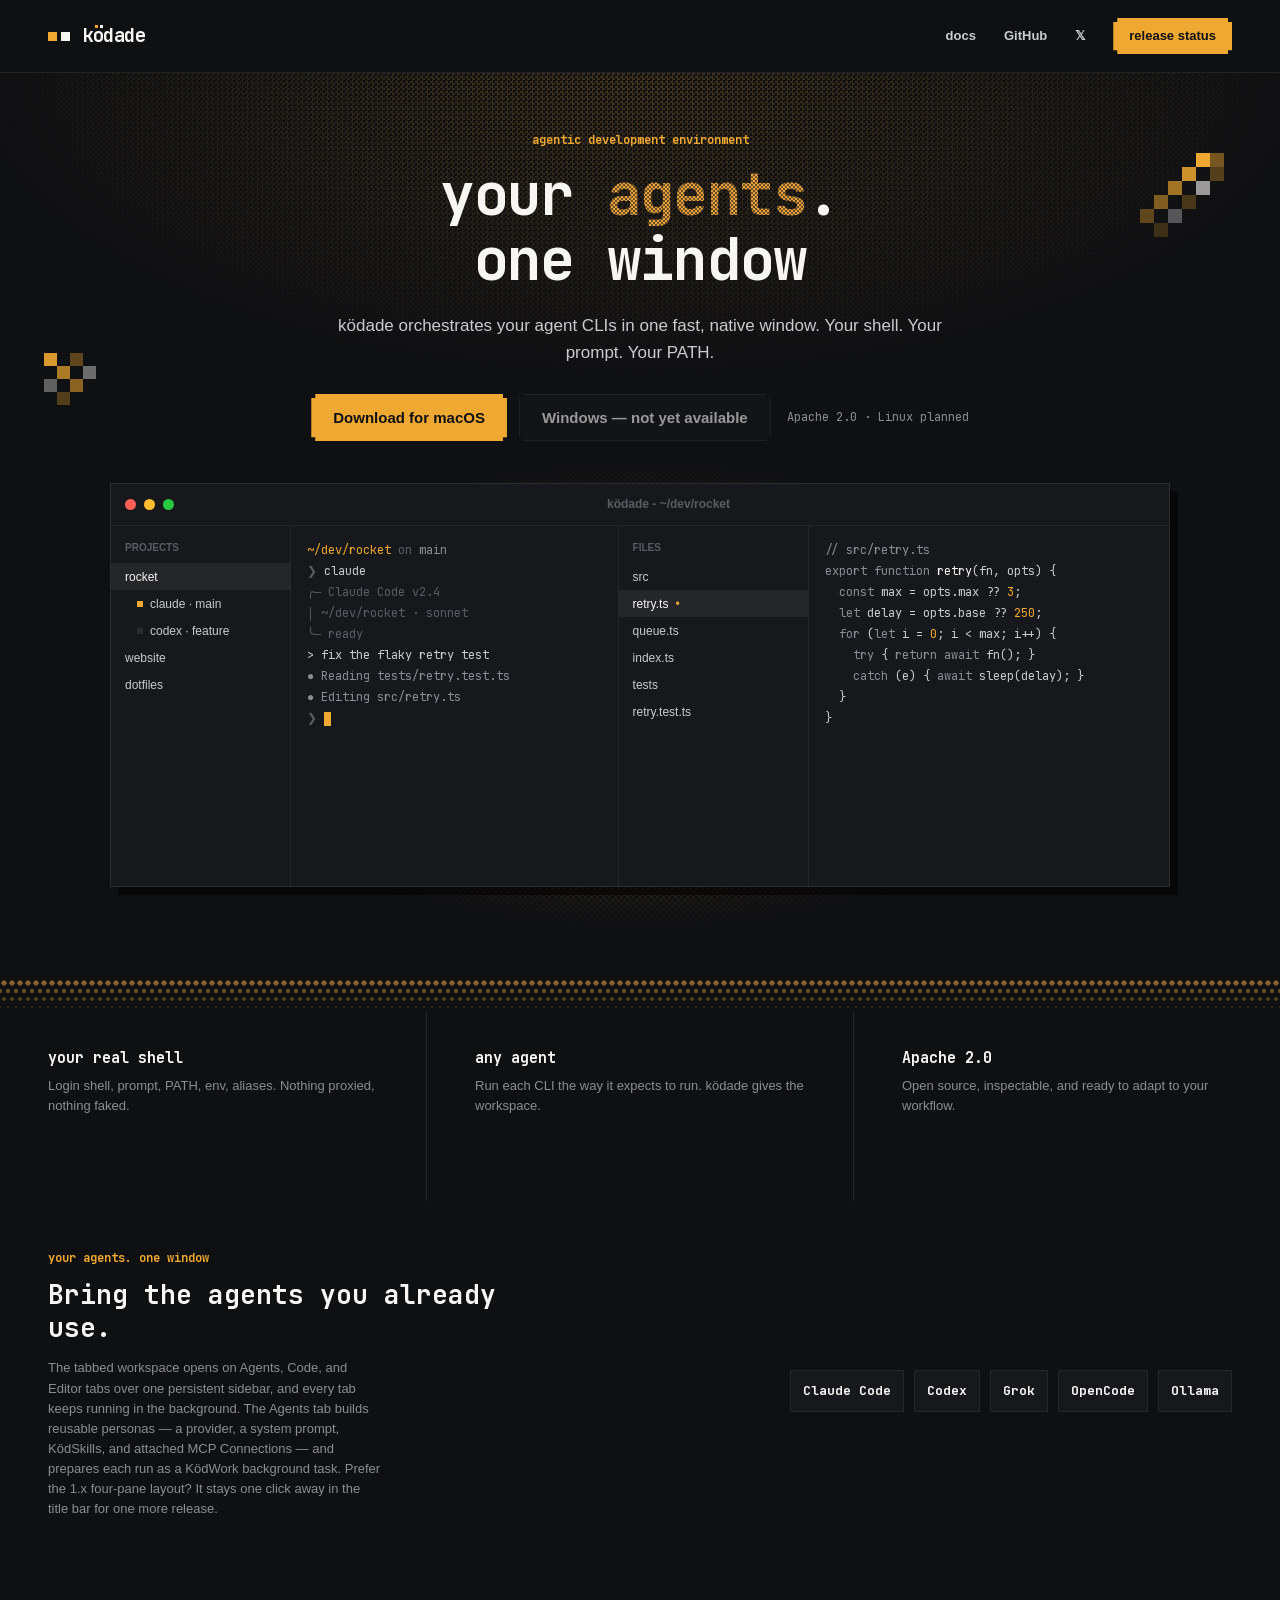
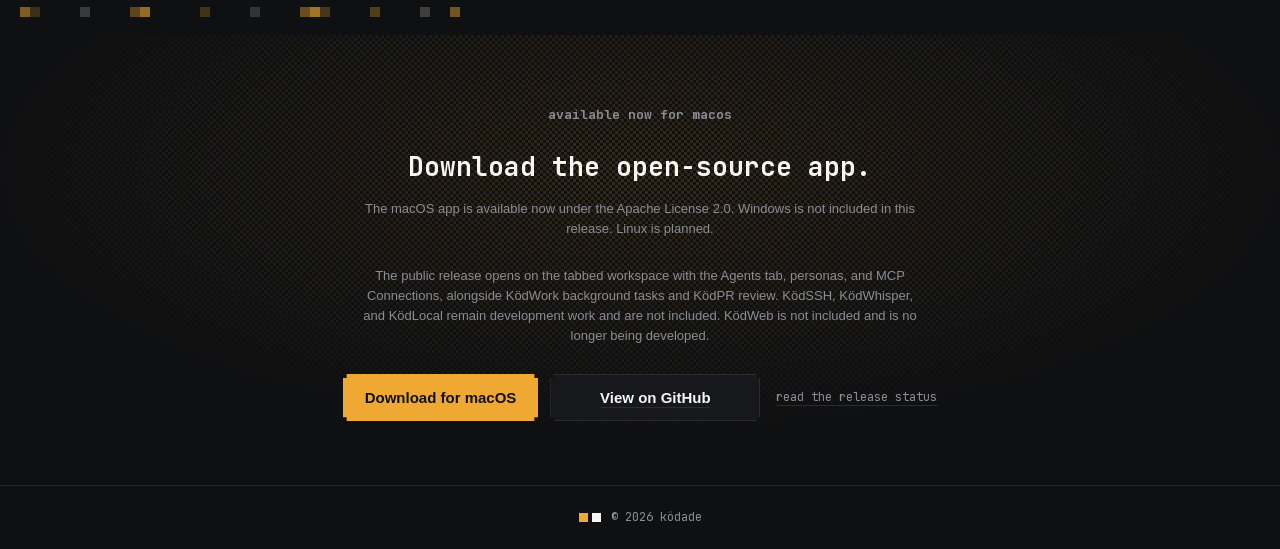
<file: index.html>
<!doctype html>
<html lang="en">
  <head>
    <meta charset="utf-8">
    <meta name="viewport" content="width=device-width, initial-scale=1">
    <title>ködade — your agents. one window</title>
    <meta
      name="description"
      content="ködade brings your agent CLIs together in one fast, native window. Open source under the Apache License 2.0."
    >
    <meta property="og:title" content="ködade — your agents. one window">
    <meta property="og:description" content="ködade brings your agent CLIs together in one fast, native window. Open source under the Apache License 2.0.">
    <meta property="og:type" content="website">
    <meta property="og:url" content="https://kodade.com/">
    <meta name="twitter:card" content="summary">
    <meta name="twitter:site" content="@kodadeapp">
    <meta name="theme-color" content="#0F1012">
    <link rel="icon" href="favicon.svg" type="image/svg+xml">
    <link rel="preload" href="fonts/jetbrains-mono-latin.woff2" as="font" type="font/woff2" crossorigin>
    <link rel="stylesheet" href="styles.css">
  </head>
  <body>
    <header class="site-header" aria-label="Primary">
      <a class="brand" href="/" aria-label="ködade home">
        <span class="brand-mark" aria-hidden="true">
          <span></span>
          <span></span>
        </span>
        <span class="wordmark" aria-hidden="true">k<span class="wm-o"><span class="wm-o-space">ö</span><span class="wm-o-body">o</span><span class="wm-dot wm-dot-l"></span><span class="wm-dot wm-dot-r"></span></span>dade</span>
      </a>
      <nav class="nav-links" aria-label="Site">
        <a href="/docs/">docs</a>
        <a href="https://github.com/Kodade/kodade">GitHub</a>
        <a href="https://x.com/kodadeapp" rel="me" aria-label="ködade on 𝕏 (@kodadeapp)">𝕏</a>
        <a class="nav-cta pixel-clip" href="/docs/support/platform-status/">release status</a>
      </nav>
    </header>

    <main>
      <section class="hero" aria-labelledby="hero-title">
        <!-- Dither halo + ornaments behind the headline (SITE-PLAN §1, pushed
             denser than the 4a mock). All decorative, all pointer-events:none. -->
        <div class="hero-fx" aria-hidden="true">
          <!-- amber halo (5px), paper halo (3px tighter), coarse 8px amber layer -->
          <div class="dither-field hero-halo-amber"></div>
          <div class="dither-field hero-halo-paper"></div>
          <div class="dither-field hero-halo-coarse"></div>
          <!-- amber corner wedges, left + right (mock lines 44-45) -->
          <div class="dither-field hero-wedge-l"></div>
          <div class="dither-field hero-wedge-r"></div>
          <!-- pixel stair ornaments: top-right 6-col/14px, mid-left 4-col/13px -->
          <div class="pixel-stair stair-tr">
            <i class="cell-amber" style="grid-column:5;grid-row:1"></i>
            <i class="cell-amber" style="grid-column:6;grid-row:1;opacity:.45"></i>
            <i class="cell-amber" style="grid-column:4;grid-row:2;opacity:.85"></i>
            <i class="cell-amber" style="grid-column:6;grid-row:2;opacity:.3"></i>
            <i class="cell-amber" style="grid-column:3;grid-row:3;opacity:.65"></i>
            <i class="cell-paper" style="grid-column:5;grid-row:3;opacity:.6"></i>
            <i class="cell-amber" style="grid-column:2;grid-row:4;opacity:.5"></i>
            <i class="cell-amber" style="grid-column:4;grid-row:4;opacity:.25"></i>
            <i class="cell-amber" style="grid-column:1;grid-row:5;opacity:.35"></i>
            <i class="cell-paper" style="grid-column:3;grid-row:5;opacity:.3"></i>
            <i class="cell-amber" style="grid-column:2;grid-row:6;opacity:.2"></i>
          </div>
          <div class="pixel-stair stair-ml" style="--stair-cell:13px;--stair-cols:4">
            <i class="cell-amber" style="grid-column:1;grid-row:1;opacity:.9"></i>
            <i class="cell-amber" style="grid-column:3;grid-row:1;opacity:.35"></i>
            <i class="cell-amber" style="grid-column:2;grid-row:2;opacity:.7"></i>
            <i class="cell-paper" style="grid-column:4;grid-row:2;opacity:.4"></i>
            <i class="cell-paper" style="grid-column:1;grid-row:3;opacity:.35"></i>
            <i class="cell-amber" style="grid-column:3;grid-row:3;opacity:.55"></i>
            <i class="cell-amber" style="grid-column:2;grid-row:4;opacity:.3"></i>
          </div>
        </div>

        <div class="hero-copy">
          <p class="eyebrow">agentic development environment</p>
          <h1 id="hero-title"><span class="visually-hidden">your agents. one window</span><span aria-hidden="true">your <span class="headline-accent">agents</span>.<br>one window</span></h1>
          <p class="lede">
            ködade orchestrates your agent CLIs in one fast, native window.
            Your shell. Your prompt. Your PATH.
          </p>
          <div class="hero-actions">
            <div class="release-actions" aria-label="Platform release status">
              <a class="button-primary pixel-clip" href="https://github.com/Kodade/kodade/releases/download/v2.0.2/Kodade_2.0.2_aarch64.dmg">Download for macOS</a>
              <span class="button-secondary pixel-clip download-disabled" aria-disabled="true">Windows — not yet available</span>
            </div>
            <span class="meta-line">Apache 2.0 · Linux planned</span>
          </div>
        </div>

        <div class="product-shell-wrap">
          <!-- Double dither glow behind the window (mock lines 109-110): a wide
               6px amber field + a tighter 3px amber field, both center-masked
               ellipses. Purely decorative, sits behind the opaque window. -->
          <div class="mock-glow" aria-hidden="true">
            <div class="dither-field mock-glow-wide"></div>
            <div class="dither-field mock-glow-tight"></div>
          </div>
          <div class="product-shell" role="img" aria-label="Preview of the ködade app window: project sidebar, terminal running Claude Code, file list, and editor">
            <div class="window-bar">
              <span class="traffic traffic-red"></span>
              <span class="traffic traffic-yellow"></span>
              <span class="traffic traffic-green"></span>
              <span class="window-title">ködade - ~/dev/rocket</span>
            </div>
            <div class="workspace-preview">
              <aside class="project-rail" aria-label="Projects">
                <p class="rail-label">PROJECTS</p>
                <div class="rail-row active">rocket</div>
                <div class="rail-row nested running"><span></span>claude · main</div>
                <div class="rail-row nested"><span></span>codex · feature</div>
                <div class="rail-row">website</div>
                <div class="rail-row">dotfiles</div>
              </aside>
              <section class="terminal-pane" aria-label="Terminal">
                <p><span class="accent-text">~/dev/rocket</span> <span class="muted">on</span> <span class="dim">main</span></p>
                <p><span class="prompt">❯</span> claude</p>
                <p class="muted">╭─ Claude Code v2.4</p>
                <p class="muted">│  ~/dev/rocket · sonnet</p>
                <p class="muted">╰─ ready</p>
                <p>&gt; fix the flaky retry test</p>
                <p class="dim">● Reading tests/retry.test.ts</p>
                <p class="dim">● Editing src/retry.ts</p>
                <p><span class="prompt">❯</span> <span class="cursor"></span></p>
              </section>
              <aside class="file-rail" aria-label="Files">
                <p class="rail-label">FILES</p>
                <div class="file-row">src</div>
                <div class="file-row active">retry.ts <span>•</span></div>
                <div class="file-row">queue.ts</div>
                <div class="file-row">index.ts</div>
                <div class="file-row">tests</div>
                <div class="file-row">retry.test.ts</div>
              </aside>
              <section class="editor-pane" aria-label="Editor">
                <p class="muted">// src/retry.ts</p>
                <p><span class="muted">export function</span> <span class="bright-text">retry</span>(fn, opts) {</p>
                <p>&nbsp;&nbsp;<span class="muted">const</span> max = opts.max ?? <span class="accent-text">3</span>;</p>
                <p>&nbsp;&nbsp;<span class="muted">let</span> delay = opts.base ?? <span class="accent-text">250</span>;</p>
                <p>&nbsp;&nbsp;<span class="muted">for</span> (<span class="muted">let</span> i = <span class="accent-text">0</span>; i &lt; max; i++) {</p>
                <p>&nbsp;&nbsp;&nbsp;&nbsp;<span class="muted">try</span> { <span class="muted">return await</span> fn(); }</p>
                <p>&nbsp;&nbsp;&nbsp;&nbsp;<span class="muted">catch</span> (e) { <span class="muted">await</span> sleep(delay); }</p>
                <p>&nbsp;&nbsp;}</p>
                <p>}</p>
              </section>
            </div>
          </div>
        </div>
      </section>

      <!-- Halftone ramp seam: transition out of the hero/mock region (SITE-PLAN §2.4). -->
      <div class="halftone-ramp seam-out-of-hero" aria-hidden="true"></div>

      <section class="proof" id="proof" aria-label="Product proof points">
        <article>
          <h2>your real shell</h2>
          <p>Login shell, prompt, PATH, env, aliases. Nothing proxied, nothing faked.</p>
        </article>
        <article>
          <h2>any agent</h2>
          <p>Run each CLI the way it expects to run. ködade gives the workspace.</p>
        </article>
        <article>
          <h2>Apache 2.0</h2>
          <p>Open source, inspectable, and ready to adapt to your workflow.</p>
        </article>
      </section>

      <section class="agent-strip" id="agents" aria-labelledby="agents-title">
        <div>
          <p class="section-kicker">your agents. one window</p>
          <h2 id="agents-title">Bring the agents you already use.</h2>
          <p class="section-lede">
            The tabbed workspace opens on Agents, Code, and Editor tabs over one
            persistent sidebar, and every tab keeps running in the background.
            The Agents tab builds reusable personas — a provider, a system
            prompt, KödSkills, and attached MCP Connections — and prepares each
            run as a KödWork background task. Prefer the 1.x four-pane layout?
            It stays one click away in the title bar for one more release.
          </p>
        </div>
        <ul class="agent-list" aria-label="Supported agent CLIs">
          <li>Claude Code</li>
          <li>Codex</li>
          <li>Grok</li>
          <li>OpenCode</li>
          <li>Ollama</li>
        </ul>
      </section>

      <!-- Pixel-stair seam: quiet decorative band before the download section
           (SITE-PLAN §2.7). Sparse scattered cells, not a solid stripe. -->
      <div class="stair-seam" aria-hidden="true">
        <div class="pixel-stair" style="--stair-cell:10px;--stair-cols:48">
          <i class="cell-amber" style="grid-column:3;grid-row:1;opacity:.5"></i>
          <i class="cell-amber" style="grid-column:4;grid-row:1;opacity:.2"></i>
          <i class="cell-paper" style="grid-column:9;grid-row:1;opacity:.18"></i>
          <i class="cell-amber" style="grid-column:14;grid-row:1;opacity:.35"></i>
          <i class="cell-amber" style="grid-column:15;grid-row:1;opacity:.6"></i>
          <i class="cell-amber" style="grid-column:21;grid-row:1;opacity:.22"></i>
          <i class="cell-paper" style="grid-column:26;grid-row:1;opacity:.15"></i>
          <i class="cell-amber" style="grid-column:31;grid-row:1;opacity:.4"></i>
          <i class="cell-amber" style="grid-column:32;grid-row:1;opacity:.65"></i>
          <i class="cell-amber" style="grid-column:33;grid-row:1;opacity:.25"></i>
          <i class="cell-amber" style="grid-column:38;grid-row:1;opacity:.3"></i>
          <i class="cell-paper" style="grid-column:43;grid-row:1;opacity:.2"></i>
          <i class="cell-amber" style="grid-column:46;grid-row:1;opacity:.45"></i>
        </div>
      </div>

      <section class="download" id="download" aria-labelledby="download-title">
        <div class="dither-field download-dither" aria-hidden="true"></div>
        <p class="section-kicker">available now for macOS</p>
        <h2 id="download-title">Download the open-source app.</h2>
        <p>
          The macOS app is available now under the Apache License 2.0. Windows
          is not included in this release. Linux is planned.
        </p>
        <p>
          The public release opens on the tabbed workspace with the Agents tab,
          personas, and MCP Connections, alongside KödWork background tasks and
          KödPR review. KödSSH, KödWhisper, and KödLocal remain development work
          and are not included. KödWeb is not included and is no longer being
          developed.
        </p>
        <div class="hero-actions download-actions">
          <div class="release-actions" aria-label="Platform release status">
            <a class="button-primary pixel-clip" href="https://github.com/Kodade/kodade/releases/download/v2.0.2/Kodade_2.0.2_aarch64.dmg">Download for macOS</a>
            <a class="button-secondary pixel-clip release-link" href="https://github.com/Kodade/kodade">View on GitHub</a>
          </div>
          <a class="meta-line release-link" href="/docs/support/platform-status/">read the release status</a>
        </div>
      </section>
    </main>

    <footer class="site-footer">
      <span class="brand-mark" aria-hidden="true">
        <span></span>
        <span></span>
      </span>
      <p>© 2026 ködade</p>
    </footer>
  </body>
</html>
</file>
<file: styles.css>
/* Self-hosted JetBrains Mono (latin subset, variable weight 100-800, ~31 KB) --
   the brand display face (DESIGN.md §3). font-display: swap so text renders
   in the fallback mono stack while it loads. */
@font-face {
  font-family: "JetBrains Mono";
  font-style: normal;
  font-weight: 100 800;
  font-display: swap;
  src: url("fonts/jetbrains-mono-latin.woff2") format("woff2");
  unicode-range: U+0000-00FF, U+0131, U+0152-0153, U+02BB-02BC, U+02C6, U+02DA,
    U+02DC, U+0304, U+0308, U+0329, U+2000-206F, U+20AC, U+2122, U+2191, U+2193,
    U+2212, U+2215, U+FEFF, U+FFFD;
}

:root {
  --ink-950: #0f1012;
  --ink-900: #17181b;
  --ink-800: #202226;
  --ink-700: #2a2c30;
  --ink-600: #5a5d63;
  --ink-500: #8a8d93;
  --ink-300: #c9cbce;
  --paper: #f7f6f3;
  --paper-raised: #ffffff;
  --accent: #e6a03c; /* hex fallback; oklch override in @supports below */
  --accent-on-light: oklch(0.66 0.14 75);
  --mono: "JetBrains Mono", "SFMono-Regular", Consolas, "Liberation Mono", monospace;
  --sans: -apple-system, BlinkMacSystemFont, "Segoe UI", sans-serif;

  /* Dither vocabulary (SITE-PLAN §1) --- raw RGB channels for the two dither
     inks, so consumers set only --dither-alpha to pick a step. */
  --dither-amber: 230, 160, 60;   /* amber ink, matches mock rgba(230,160,60) */
  --dither-paper: 247, 246, 243;  /* paper ink, matches mock rgba(247,246,243) */

  /* Dither-alpha steps (subtle -> dense). Consumers pick one via --dither-alpha. */
  --dither-a1: 0.08;   /* faint paper wash (mock line 42) */
  --dither-a2: 0.18;   /* halftone tail (mock line 177) */
  --dither-a3: 0.2;    /* amber halo base (mock line 41) */
  --dither-a4: 0.28;   /* amber wedges (mock lines 44-45) */
  --dither-a5: 0.35;   /* mock line 110 glow */
  --dither-a6: 0.5;    /* dense window glow (mock line 109) */

  /* Hard offset shadow --- never blurred (SITE-PLAN §1, mock line 111). */
  --hard-shadow: 8px 8px 0 rgba(0, 0, 0, 0.55);

  /* Product-window mock hairline (mock lines 113, 125, 134, 146, 149): a hair
     lighter than --ink-700 (window border). Scoped to the mock rather than
     reusing --ink-800, which the header also relies on. */
  --mock-hairline: #24262a;
}

/* Wide-gamut accent where oklch is supported (DESIGN.md's canonical value);
   older browsers keep the hex fallback declared in :root. */
@supports (color: oklch(0.78 0.15 75)) {
  :root {
    --accent: oklch(0.78 0.15 75);
  }
}

* {
  box-sizing: border-box;
}

/* Hard geometry baseline (SITE-PLAN §1): squared corners everywhere. Individual
   components opt back into rounding only where a real macOS widget needs it
   (traffic lights below). */
*,
*::before,
*::after {
  border-radius: 0;
}

@media (prefers-reduced-motion: no-preference) {
  html {
    scroll-behavior: smooth;
  }
}

body {
  margin: 0;
  color: var(--paper);
  background: var(--ink-950);
  font-family: var(--sans);
  font-size: 15px;
  line-height: 1.55;
}

a {
  color: inherit;
}

.site-header {
  align-items: center;
  background: var(--ink-950);
  border-bottom: 1px solid var(--ink-800);
  color: var(--paper);
  display: flex;
  gap: 24px;
  justify-content: space-between;
  padding: 18px 48px;
}

.brand {
  align-items: center;
  display: inline-flex;
  gap: 12px;
  min-width: max-content;
  text-decoration: none;
}

.brand-mark {
  display: inline-flex;
  gap: 4px;
}

.brand-mark span {
  display: block;
  height: 9px;
  width: 9px;
}

.brand-mark span:first-child {
  background: var(--accent);
}

.brand-mark span:last-child {
  background: var(--paper);
}

.wordmark {
  color: var(--paper);
  font-family: var(--mono);
  font-size: 19px;
  font-weight: 700;
  letter-spacing: -0.02em;
}

/* Pixel-umlaut o (mock lines 79-88): a hidden "ö" reserves the slot width, a
   positioned "o" sits under two 3px squares — left amber, right paper. */
.wm-o {
  display: inline-block;
  position: relative;
}
.wm-o-space {
  visibility: hidden;
}
.wm-o-body {
  bottom: 0;
  left: 0;
  position: absolute;
}
.wm-dot {
  height: 3px;
  position: absolute;
  top: 4px;
  width: 3px;
}
.wm-dot-l {
  background: var(--accent);
  left: 2px;
}
.wm-dot-r {
  background: var(--paper);
  left: 7px;
}

.nav-links {
  align-items: center;
  display: flex;
  gap: 28px;
  font-size: 13px;
  font-weight: 600;
}

.nav-links a {
  color: var(--ink-300);
  isolation: isolate; /* keep the z-index:-1 hover underlay inside the link */
  position: relative;
  text-decoration: none;
}

/* Nav-link hover: a subtle amber-dither underlay fades the text to paper --
   dither texture on hover, never a smooth color wash (SITE-PLAN §1). */
.nav-links a:not(.nav-cta)::before {
  background: conic-gradient(
    rgba(var(--dither-amber), 0.5) 25%,
    transparent 0 50%,
    rgba(var(--dither-amber), 0.5) 0 75%,
    transparent 0
  );
  background-size: 2px 2px;
  bottom: -3px;
  content: "";
  left: -3px;
  opacity: 0;
  pointer-events: none;
  position: absolute;
  right: -3px;
  top: -3px;
  z-index: -1;
}
.nav-links a:not(.nav-cta):hover {
  color: var(--paper);
}
.nav-links a:not(.nav-cta):hover::before {
  opacity: 1;
}

.nav-links .nav-cta {
  background: var(--accent);
  color: var(--ink-950);
  overflow: hidden;
  padding: 8px 16px;
  position: relative;
}
/* CTA hover: a paper-dither texture sweeps over the amber (no smooth fade). */
.cta-dither {
  overflow: hidden;
  position: relative; /* containing block for the ::after overlay */
}
.cta-dither::after {
  background: conic-gradient(
    rgba(var(--dither-paper), 0.55) 25%,
    transparent 0 50%,
    rgba(var(--dither-paper), 0.55) 0 75%,
    transparent 0
  );
  background-size: 3px 3px;
  content: "";
  inset: 0;
  opacity: 0;
  pointer-events: none;
  position: absolute;
}
.cta-dither:hover::after {
  opacity: 1;
}

/* Keyboard focus. The clip-path on .pixel-clip eats outlines drawn outside
   the shape, so the CTA focus ring sits inset, inside the clip. */
.pixel-clip:focus-visible {
  outline: 2px solid var(--ink-950);
  outline-offset: -6px;
}
.nav-links a:not(.nav-cta):focus-visible {
  color: var(--paper);
}
.nav-links a:not(.nav-cta):focus-visible::before {
  opacity: 1;
}

.hero {
  background: var(--ink-950);
  color: var(--paper);
  overflow: hidden;
  padding: 58px 48px 34px;
  position: relative;
}

/* Decorative layer holding halos, wedges, and stair ornaments. Spans the top
   of the hero; every child is pointer-events:none via its utility class. */
.hero-fx {
  inset: 0;
  overflow: hidden;
  pointer-events: none;
  position: absolute;
}

/* Dither halo behind the headline -- three stacked layers, denser than the
   mock so the texture reads at arm's length (SITE-PLAN §1 "denser fields").
   All anchored to the top of the hero. */
.hero-halo-amber,
.hero-halo-paper,
.hero-halo-coarse {
  left: 0;
  right: 0;
  top: 0;
}
.hero-halo-amber {
  --dither-cell: 5px;
  --dither-rgb: var(--dither-amber);
  --dither-alpha: 0.24; /* raised above mock's .20 */
  --dither-mask: radial-gradient(ellipse 72% 74% at 50% 0%, #000, transparent 74%);
  height: 560px;
}
.hero-halo-paper {
  --dither-cell: 3px;
  --dither-rgb: var(--dither-paper);
  --dither-alpha: 0.1; /* slightly above mock's .08 */
  --dither-mask: radial-gradient(ellipse 45% 50% at 50% 0%, #000, transparent 70%);
  height: 560px;
}
/* New coarse 8px amber layer -- low alpha, wide spread; carries the texture
   at distance without muddying the headline. */
.hero-halo-coarse {
  --dither-cell: 8px;
  --dither-rgb: var(--dither-amber);
  --dither-alpha: 0.12;
  --dither-mask: radial-gradient(ellipse 82% 66% at 50% 6%, #000, transparent 78%);
  height: 520px;
}

/* Amber corner wedges, left + right of the hero (mock lines 44-45). */
.hero-wedge-l,
.hero-wedge-r {
  --dither-cell: 6px;
  --dither-rgb: var(--dither-amber);
  --dither-alpha: 0.28;
  height: 420px;
}
.hero-wedge-l {
  --dither-mask: radial-gradient(ellipse 100% 70% at 0% 50%, #000, transparent 75%);
  left: 0;
  top: 120px;
  width: 300px;
}
.hero-wedge-r {
  --dither-mask: radial-gradient(ellipse 100% 70% at 100% 40%, #000, transparent 75%);
  height: 460px;
  right: 0;
  top: 60px;
  width: 340px;
}

/* Pixel stair scatter ornaments (mock lines 47-70). */
.stair-tr {
  position: absolute;
  right: 56px;
  top: 80px;
}
.stair-ml {
  left: 44px;
  position: absolute;
  top: 280px;
}

.hero-copy {
  margin: 0 auto 42px;
  max-width: 820px;
  position: relative; /* lift copy above .hero-fx */
  text-align: center;
  z-index: 1;
}

/* Screen-reader-only text keeps the full tagline available beside the
   aria-hidden visual treatment. */
.visually-hidden {
  border: 0;
  clip: rect(0 0 0 0);
  clip-path: inset(50%);
  height: 1px;
  overflow: hidden;
  padding: 0;
  position: absolute;
  white-space: nowrap;
  width: 1px;
}

/* Dither-textured headline accent: real JetBrains Mono bold filled with an
   amber Bayer checker via background-clip:text. */
.headline-accent {
  background-image: conic-gradient(
    rgba(var(--dither-amber), 1) 25%,
    rgba(var(--dither-amber), 0.4) 0 50%,
    rgba(var(--dither-amber), 1) 0 75%,
    rgba(var(--dither-amber), 0.4) 0
  );
  background-size: 4px 4px;
  -webkit-background-clip: text;
  background-clip: text;
  color: transparent;
}
/* Fallback: where background-clip:text is unsupported, show a solid amber word. */
@supports not ((-webkit-background-clip: text) or (background-clip: text)) {
  .headline-accent {
    background: none;
    color: var(--accent);
  }
}

.eyebrow,
.section-kicker {
  color: var(--accent);
  font-family: var(--mono);
  font-size: 12px;
  font-weight: 700;
  margin: 0 0 12px;
  text-transform: lowercase;
}

h1,
h2,
p {
  margin-top: 0;
}

h1 {
  font-family: var(--mono);
  font-size: clamp(34px, 8vw, 58px);
  font-weight: 700;
  letter-spacing: -0.03em;
  line-height: 1.12;
  margin-bottom: 20px;
}

.lede {
  color: var(--ink-300);
  font-size: 17px;
  line-height: 1.6;
  margin: 0 auto;
  max-width: 610px;
}

.hero-actions {
  align-items: center;
  display: flex;
  gap: 16px;
  justify-content: center;
  margin-top: 28px;
}

.button-primary {
  background: var(--accent);
  color: var(--ink-950);
  display: inline-flex;
  font-weight: 700;
  justify-content: center;
  min-height: 46px;
  min-width: 190px;
  padding: 12px 22px;
  text-decoration: none;
}

.button-secondary {
  align-items: center;
  background: var(--ink-900);
  border: 1px solid var(--ink-700);
  color: var(--paper);
  display: inline-flex;
  font-weight: 700;
  justify-content: center;
  min-height: 46px;
  min-width: 210px;
  padding: 11px 22px;
}

.button-primary:hover {
  filter: brightness(1.04);
}

.release-actions {
  display: flex;
  flex-wrap: wrap;
  gap: 12px;
  justify-content: center;
}

.download-disabled {
  cursor: default;
  opacity: 0.6; /* visibly inert until a real build ships */
  user-select: none;
}

.download-disabled:hover {
  filter: none;
}

.meta-line {
  color: var(--ink-500); /* ink-600 fails 4.5:1 on ink-950 */
  font-family: var(--mono);
  font-size: 12px;
}

.release-link {
  text-decoration-color: var(--ink-700);
  text-underline-offset: 4px;
}

.release-link:hover {
  color: var(--paper);
}

/* Wrapper positions the dither glow behind the window; the window itself is
   the positioned, opaque layer on top (mock lines 108-111). */
.product-shell-wrap {
  margin: 0 auto;
  /* Reserve room in the hero's (overflow:hidden) flow for the glow's bottom
     overhang (-90px, see .mock-glow-wide) so it isn't clipped. */
  margin-bottom: 90px;
  max-width: 1060px;
  position: relative;
}

/* Double dither glow (mock lines 109-110): wide 6px field with heavy overhang
   top/bottom + a tighter, shorter-reach 3px field. Both center-masked
   ellipses so the glow blooms from the middle and fades at the edges. */
.mock-glow {
  bottom: 0;
  left: 0;
  pointer-events: none;
  position: absolute;
  right: 0;
  top: 0;
}
/* Glow layers behind the window (mock lines 109-110). */
.mock-glow-wide {
  --dither-cell: 6px;
  --dither-rgb: var(--dither-amber);
  --dither-alpha: var(--dither-a6);
  --dither-mask: radial-gradient(ellipse 60% 58% at 50% 50%, #000, transparent 72%);
  bottom: -90px;
  left: 0;
  position: absolute;
  right: 0;
  top: -70px;
}
.mock-glow-tight {
  --dither-cell: 3px;
  --dither-rgb: var(--dither-amber);
  --dither-alpha: var(--dither-a5);
  --dither-mask: radial-gradient(ellipse 50% 50% at 50% 50%, #000, transparent 65%);
  bottom: -50px;
  left: 40px;
  position: absolute;
  right: 40px;
  top: -30px;
}

.product-shell {
  background: var(--ink-900);
  border: 1px solid var(--ink-700);
  box-shadow: var(--hard-shadow);
  overflow: hidden;
  position: relative;
}

.window-bar {
  align-items: center;
  border-bottom: 1px solid var(--mock-hairline);
  display: grid;
  gap: 8px;
  grid-template-columns: repeat(3, 11px) 1fr;
  padding: 11px 14px;
}

.traffic {
  border-radius: 50%;
  display: block;
  height: 11px;
  width: 11px;
}

.traffic-red {
  background: #ff5f57;
}

.traffic-yellow {
  background: #febc2e;
}

.traffic-green {
  background: #28c840;
}

.window-title {
  color: var(--ink-600);
  font-size: 12px;
  font-weight: 600;
  text-align: center;
}

.workspace-preview {
  display: grid;
  font-family: var(--mono);
  font-size: 12px;
  grid-template-columns: 180px 1fr 190px 1.1fr;
  height: 360px;
}

.project-rail,
.file-rail,
.terminal-pane,
.editor-pane {
  border-right: 1px solid var(--mock-hairline);
  min-width: 0;
  overflow: hidden;
}

.editor-pane {
  border-right: 0;
}

.project-rail,
.file-rail {
  color: var(--ink-300);
  font-family: var(--sans);
  padding: 14px 0;
}

.rail-label {
  color: var(--ink-600);
  font-size: 10px;
  font-weight: 700;
  margin: 0;
  padding: 0 14px 8px;
}

.rail-row,
.file-row {
  align-items: center;
  display: flex;
  gap: 7px;
  min-height: 27px;
  padding: 4px 14px;
  white-space: nowrap;
}

.rail-row.nested {
  padding-left: 26px;
}

.rail-row span {
  background: var(--ink-700);
  display: inline-block;
  height: 6px;
  width: 6px;
}

.rail-row.running span {
  background: var(--accent);
}

.rail-row.active,
.file-row.active {
  background: var(--mock-hairline);
  color: var(--paper);
}

.file-row.active span {
  color: var(--accent);
}

.terminal-pane,
.editor-pane {
  color: var(--ink-300);
  line-height: 1.75;
  padding: 14px 16px;
}

.terminal-pane p,
.editor-pane p {
  margin: 0;
  white-space: nowrap;
}

/* .muted covers both the terminal's boxed CLI banner (mock ink-600) and the
   editor's keyword tokens (mock ink-500) -- ink-500 wins since keywords are
   the dominant use; the one banner/comment line that needs ink-600 is
   corrected per-pane below. */
.muted {
  color: var(--ink-500);
}

.terminal-pane .muted,
.editor-pane p:first-child .muted {
  color: var(--ink-600);
}

.dim {
  color: var(--ink-500);
}

.prompt {
  color: var(--ink-600);
}

.accent-text {
  color: var(--accent);
}

.bright-text {
  color: var(--paper);
}

.cursor {
  background: var(--accent);
  display: inline-block;
  height: 14px;
  vertical-align: middle;
  width: 7px;
}

/* Halftone ramp seam out of the hero/mock region (SITE-PLAN §2.4). Negative
   margin pulls it up under the mock's glow overhang so the seam reads as the
   hero's own fade-out rather than a gap before the proof grid. */
.seam-out-of-hero {
  margin-top: -32px;
  position: relative;
  z-index: 1;
}

.agent-strip {
  align-items: center;
  background: var(--ink-950);
  color: var(--paper);
  display: grid;
  gap: 28px;
  grid-template-columns: minmax(220px, 0.7fr) 1fr;
  padding: 48px 48px 56px;
}

.agent-strip h2,
.download h2 {
  color: var(--paper);
  font-family: var(--mono);
  font-size: 26px;
  letter-spacing: 0;
  line-height: 1.25;
  margin-bottom: 0;
}

.agent-strip .section-lede {
  color: var(--ink-500);
  font-size: 13px;
  line-height: 1.55;
  margin-top: 14px;
  max-width: 46ch;
}

.agent-list {
  display: flex;
  flex-wrap: wrap;
  gap: 10px;
  justify-content: flex-end;
  list-style: none;
  margin: 0;
  padding: 0;
}

.agent-list li {
  background: var(--ink-900);
  border: 1px solid var(--mock-hairline);
  color: var(--paper);
  font-family: var(--mono);
  font-size: 13px;
  font-weight: 700;
  padding: 10px 12px;
}

/* Proof grid (mock lines 180-194): 1px #24262A gutters via the grid-gap trick
   -- the grid background paints the gutter color, each cell paints ink-950
   over it, so only the 1px seams between/around cells show the gutter. */
.proof {
  background: var(--mock-hairline);
  display: grid;
  gap: 1px;
  grid-template-columns: repeat(3, 1fr);
}

.proof article {
  background: var(--ink-950);
  display: flex;
  flex-direction: column;
  gap: 6px;
  min-height: 190px;
  padding: 36px 48px;
}

.proof h2 {
  color: var(--paper);
  font-family: var(--mono);
  font-size: 15px;
  font-weight: 700;
  letter-spacing: 0;
  margin-bottom: 0;
}

.proof p,
.download p {
  color: var(--ink-500);
  font-size: 13px;
  line-height: 1.55;
  margin-bottom: 0;
}

/* Pixel-stair seam before the download section (SITE-PLAN §2.7): sparse,
   decorative, low-opacity scatter -- a quiet seam, not a stripe. */
.stair-seam {
  overflow: hidden;
  padding: 18px 0;
}

.download {
  background: var(--ink-950);
  color: var(--paper);
  overflow: hidden;
  padding: 54px 48px 64px;
  position: relative;
  text-align: center;
}

/* Very low-alpha amber field behind the download copy for depth (SITE-PLAN
   §2.5) -- a1/a2 steps only, legibility comes first. */
.download-dither {
  --dither-cell: 6px;
  --dither-rgb: var(--dither-amber);
  --dither-alpha: var(--dither-a2);
  --dither-mask: radial-gradient(ellipse 70% 80% at 50% 30%, #000, transparent 75%);
  inset: 0;
  position: absolute;
}

.download > :not(.download-dither) {
  position: relative;
  z-index: 1;
}

.download p {
  color: var(--ink-500);
  margin: 16px auto 26px;
  max-width: 560px;
}

.download-actions {
  justify-content: center;
}

.site-footer {
  align-items: center;
  background: var(--ink-950);
  border-top: 1px solid var(--mock-hairline);
  color: var(--ink-500); /* ink-600 fails 4.5:1 on ink-950 */
  display: flex;
  font-family: var(--mono);
  font-size: 12px;
  gap: 10px;
  justify-content: center;
  padding: 22px 48px;
}

.site-footer p {
  margin: 0;
}

/* ==========================================================================
   DITHER / PIXEL VOCABULARY (SITE-PLAN §1) --- pure-CSS textures, zero images.
   All fields degrade to nothing where mask-image is unsupported (see @supports
   guard at the bottom of this block).
   ========================================================================== */

/* --- Bayer dither field ---------------------------------------------------
   The 2x2 conic checker from the mock (lines 40-45), parameterized. Drop a
   positioned div with .dither-field and override the custom properties:
     --dither-cell   cell size: 3px | 5px | 6px | 8px
     --dither-rgb    var(--dither-amber) or var(--dither-paper)
     --dither-alpha  one of --dither-a1..a6 (or a raw 0-1 number)
     --dither-mask   a radial-gradient() that shapes the field to a soft blob
   Consumer is responsible for position/size (absolute, width/height, insets).
   Defaults live in var() fallbacks (not declarations) so consumer overrides
   win regardless of where they sit in the cascade. */
.dither-field {
  pointer-events: none;
  background: conic-gradient(
    rgba(var(--dither-rgb, var(--dither-amber)), var(--dither-alpha, var(--dither-a3))) 25%,
    transparent 0 50%,
    rgba(var(--dither-rgb, var(--dither-amber)), var(--dither-alpha, var(--dither-a3))) 0 75%,
    transparent 0
  );
  background-size: var(--dither-cell, 5px) var(--dither-cell, 5px);
  -webkit-mask: var(--dither-mask, radial-gradient(ellipse 70% 72% at 50% 0%, #000, transparent 74%));
  mask: var(--dither-mask, radial-gradient(ellipse 70% 72% at 50% 0%, #000, transparent 74%));
}

/* --- Halftone ramp --------------------------------------------------------
   The 4-row shrinking-dot seam from the mock (lines 172-178), as one element
   with four stacked radial-gradient layers. Amber by default; override
   --halftone-rgb to var(--dither-paper) for a paper seam. Each row is 8px tall
   with a smaller/fainter dot than the one above, so the texture fades out. */
.halftone-ramp {
  --halftone-rgb: var(--dither-amber);
  pointer-events: none;
  height: 32px;
  background-image:
    radial-gradient(circle at 50% 50%, rgba(var(--halftone-rgb), 0.55) 44%, transparent 48%),
    radial-gradient(circle at 50% 50%, rgba(var(--halftone-rgb), 0.42) 36%, transparent 40%),
    radial-gradient(circle at 50% 50%, rgba(var(--halftone-rgb), 0.3) 28%, transparent 32%),
    radial-gradient(circle at 50% 50%, rgba(var(--halftone-rgb), 0.18) 20%, transparent 24%);
  background-size: 8px 8px;
  background-position:
    0 0,      /* row 1: densest, top */
    4px 8px,  /* row 2: offset half-cell, staggered */
    0 16px,   /* row 3 */
    4px 24px; /* row 4: faintest, bottom */
  background-repeat: repeat-x;
}

/* --- Pixel stair ornament -------------------------------------------------
   CSS-grid scatter from the mock (lines 47-70). This class is just the grid
   container; each ornament's cells are placed per-instance (inline grid-column/
   grid-row + amber/paper background + opacity), because every scatter is unique.
   Default cell 14px; override --stair-cell (mock uses 13px and 14px). */
.pixel-stair {
  --stair-cell: 14px;
  display: grid;
  grid-template-columns: repeat(var(--stair-cols, 6), var(--stair-cell));
  grid-auto-rows: var(--stair-cell);
  pointer-events: none;
}
/* Convenience cell colors so instances can use classes instead of inline bg. */
.pixel-stair .cell-amber { background: var(--accent); }
.pixel-stair .cell-paper { background: var(--paper); }

/* --- Stair-stepped corner clip -------------------------------------------
   Subtle 2-3 step pixel corner for buttons/cards (SITE-PLAN §1 "pixel-clipped
   edges"). --clip-step is the pixel depth of each stair (default 4px). Applied
   via clip-path polygon: all four corners get a 2-step notch. */
.pixel-clip {
  --clip-step: 4px;
  clip-path: polygon(
    var(--clip-step) 0,
    calc(100% - var(--clip-step)) 0,
    calc(100% - var(--clip-step)) var(--clip-step),
    100% var(--clip-step),
    100% calc(100% - var(--clip-step)),
    calc(100% - var(--clip-step)) calc(100% - var(--clip-step)),
    calc(100% - var(--clip-step)) 100%,
    var(--clip-step) 100%,
    var(--clip-step) calc(100% - var(--clip-step)),
    0 calc(100% - var(--clip-step)),
    0 var(--clip-step),
    var(--clip-step) var(--clip-step)
  );
}

/* --- Hard offset shadow ---------------------------------------------------
   The offset-never-blurred shadow (mock line 111). Utility for cards/mock. */
.hard-shadow {
  box-shadow: var(--hard-shadow);
}

/* --- Graceful degradation -------------------------------------------------
   Dither fields rely on mask-image to be shaped; without it they would paint as
   full-bleed checkerboards over the whole page. Default the field to hidden and
   only reveal it where masks are supported, so unmasked browsers get the clean
   dark layout. (Halftone ramp and pixel stairs need no mask and always show.) */
.dither-field { display: none; }
@supports (mask-image: radial-gradient(#000, transparent)) or
          (-webkit-mask-image: radial-gradient(#000, transparent)) {
  .dither-field { display: block; }
}

@media (max-width: 920px) {
  .site-header {
    align-items: flex-start;
    flex-direction: column;
    padding: 16px 22px;
  }

  .nav-links {
    gap: 16px;
    overflow-x: auto;
    width: 100%;
  }

  .hero {
    padding: 42px 22px 26px;
  }

  .lede {
    font-size: 16px;
  }

  .hero-actions {
    align-items: stretch;
    flex-direction: column;
  }

  .release-actions {
    flex-direction: column;
  }

  .meta-line {
    text-align: center;
  }

  .product-shell {
    box-shadow: 5px 5px 0 rgba(0, 0, 0, 0.5);
  }

  .workspace-preview {
    grid-template-columns: 150px minmax(360px, 1fr);
    height: 300px;
    overflow-x: auto;
  }

  .file-rail,
  .editor-pane {
    display: none;
  }

  .agent-strip,
  .proof {
    grid-template-columns: 1fr;
  }

  .agent-strip {
    padding: 34px 22px;
  }

  .agent-list {
    justify-content: flex-start;
  }

  .proof article {
    border-right: 0;
    min-height: 0;
    padding: 30px 22px;
  }

  .download {
    padding: 44px 22px 54px;
  }
}

/* Below ~700px: hide the stair ornaments and corner wedges, and soften the
   halo so texture never crowds the copy at small sizes (SITE-PLAN §4). */
@media (max-width: 700px) {
  .stair-tr,
  .stair-ml,
  .hero-wedge-l,
  .hero-wedge-r {
    display: none;
  }

  .hero-halo-amber {
    --dither-alpha: 0.18;
    height: 380px;
  }
  .hero-halo-paper {
    height: 380px;
  }
  .hero-halo-coarse {
    --dither-alpha: 0.09;
    height: 360px;
  }
}

@media (max-width: 560px) {
  .nav-links {
    font-size: 12px;
  }

  .nav-links .nav-cta {
    padding: 7px 10px;
  }

  .button-primary,
  .button-secondary {
    width: 100%;
  }

  .product-shell {
    margin-left: -8px;
    margin-right: -8px;
  }

  .workspace-preview {
    grid-template-columns: 128px 330px;
  }

  .project-rail,
  .terminal-pane {
    font-size: 11px;
  }
}

/* ==========================================================================
   Motion pass (SITE-PLAN §3) -- cursor blink, session-dot pulse, dither
   shimmer. Compositor-cheap only: opacity + background-position, nothing
   layout/paint-heavy. Entirely gated behind prefers-reduced-motion so the
   no-preference branch is the only place motion exists; the default (no
   media query matched) state above is the fully-static, reduced-motion page.
   ========================================================================== */
@media (prefers-reduced-motion: no-preference) {
  /* Block cursor blink -- 1s step-end, on/off like a real terminal caret. */
  .cursor {
    animation: cursor-blink 1s step-end infinite;
  }

  @keyframes cursor-blink {
    0%, 50% { opacity: 1; }
    50.01%, 100% { opacity: 0; }
  }

  /* Session dot pulse -- "claude · main" running indicator (DESIGN.md §4.6:
     state is visible, quiet). Slow ease-in-out breathing between full and
     dim, never a hard blink -- reads as alive, not as an alert. */
  .rail-row.running span {
    animation: session-pulse 2.8s ease-in-out infinite;
  }

  @keyframes session-pulse {
    0%, 100% { opacity: 1; }
    50% { opacity: 0.35; }
  }

  /* Dither shimmer -- one halo layer only (the coarse 8px field; it has the
     most visible cells so the drift reads at all without calling attention
     to itself). The checker moves to an oversized ::before animated with
     transform (compositor-friendly) instead of background-position (which
     would repaint the masked layer every frame); the parent keeps the mask
     and clips the child. Drifting exactly one whole 8px cell over 32s makes
     the loop point invisible. */
  .hero-halo-coarse {
    background: none;
    overflow: hidden;
  }
  .hero-halo-coarse::before {
    animation: dither-shimmer 32s linear infinite;
    background: conic-gradient(
      rgba(var(--dither-rgb, var(--dither-amber)), var(--dither-alpha, var(--dither-a3))) 25%,
      transparent 0 50%,
      rgba(var(--dither-rgb, var(--dither-amber)), var(--dither-alpha, var(--dither-a3))) 0 75%,
      transparent 0
    );
    background-size: var(--dither-cell, 8px) var(--dither-cell, 8px);
    content: "";
    inset: -8px 0 0 -8px;
    position: absolute;
    will-change: transform;
  }

  @keyframes dither-shimmer {
    from { transform: translate(0, 0); }
    to { transform: translate(8px, 8px); }
  }
}
</file>
